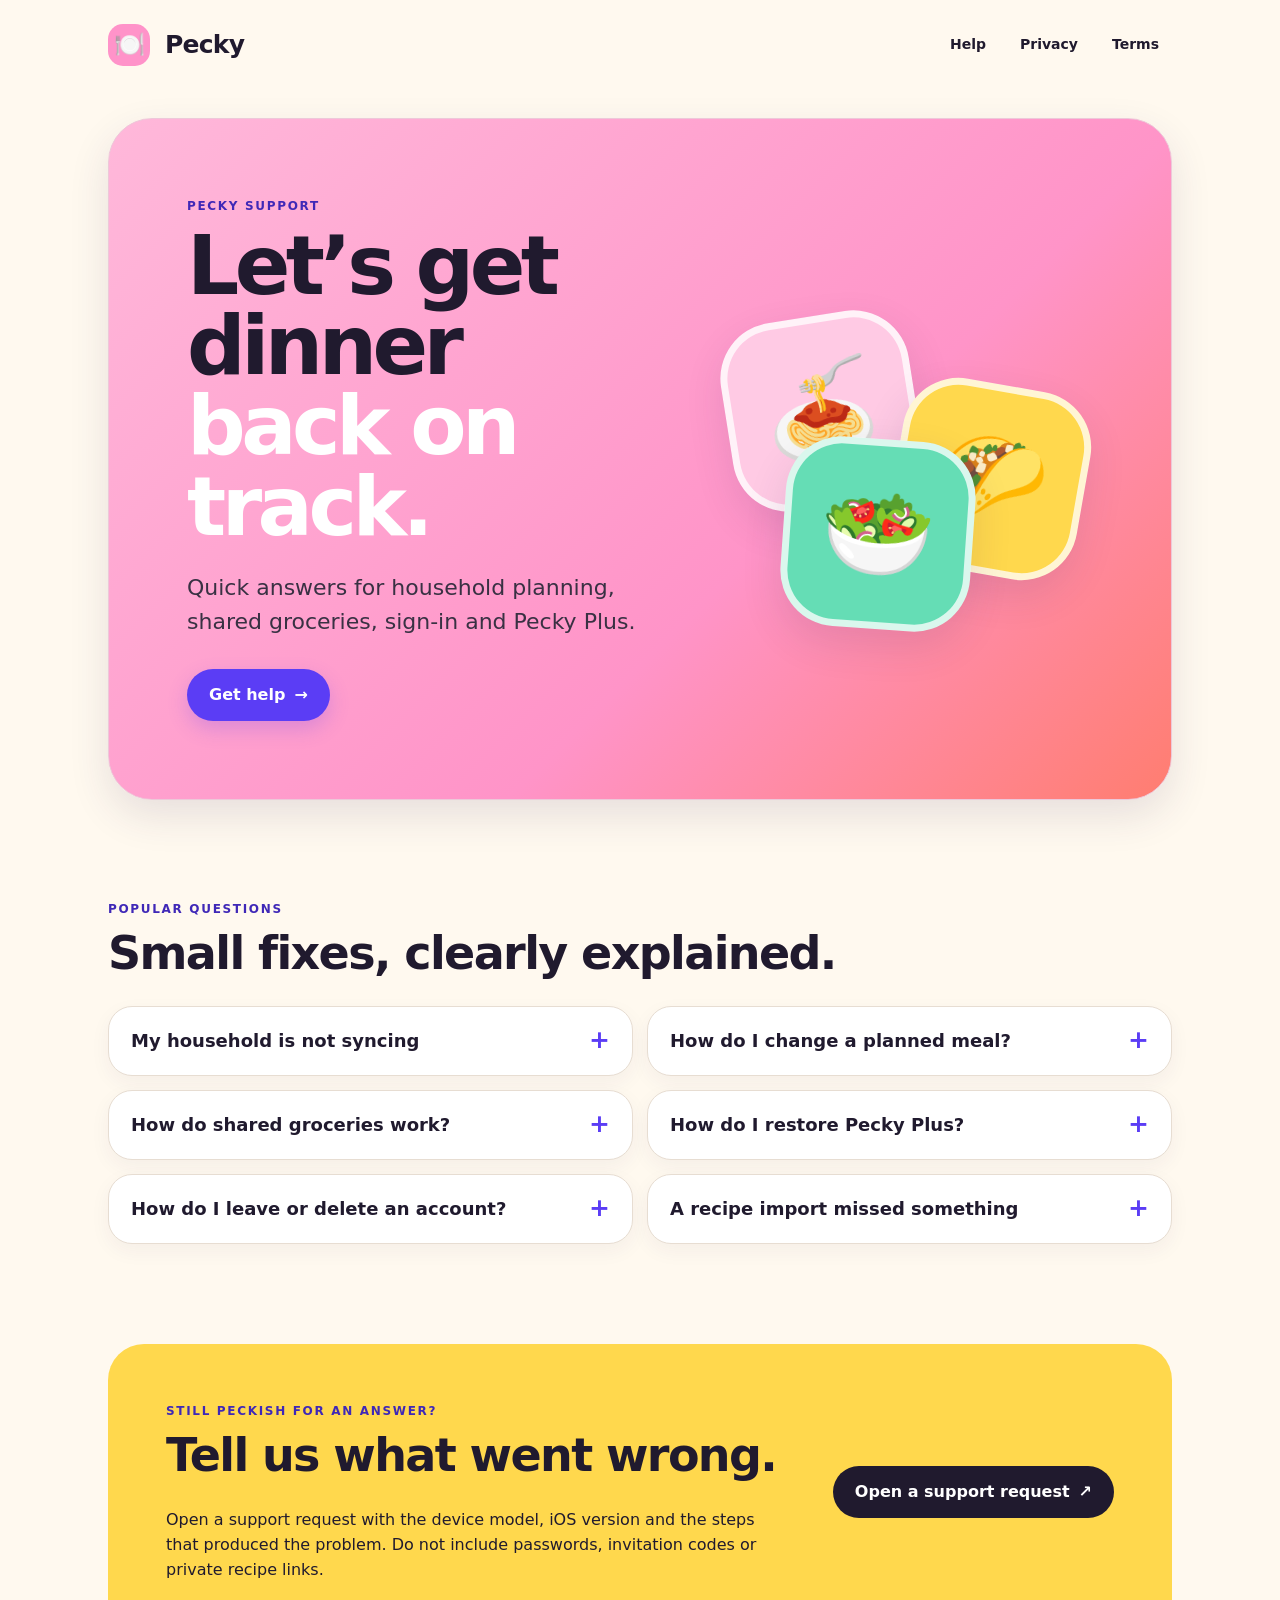
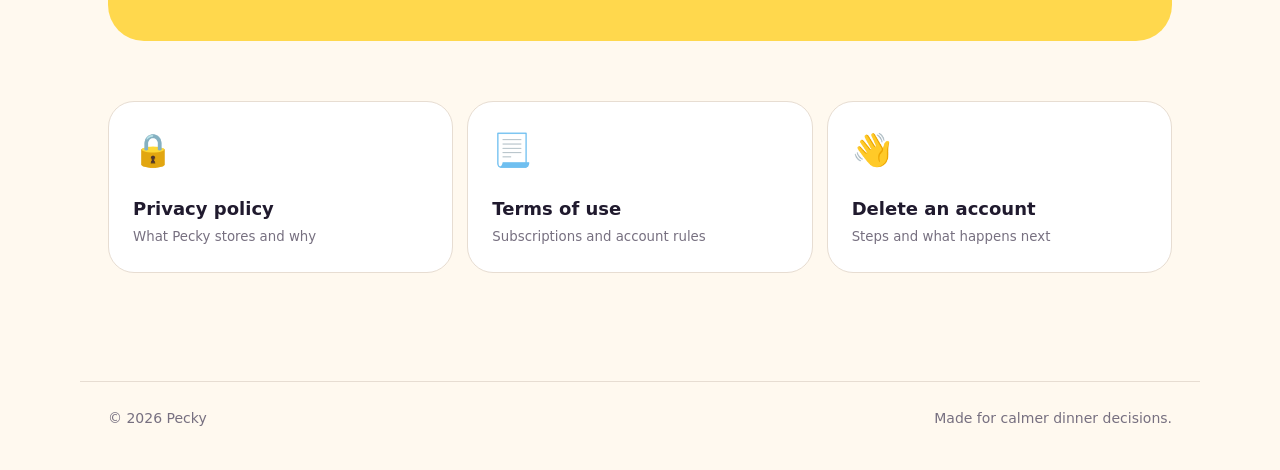
<file: index.html>
<!doctype html>
<html lang="en-GB">
<head>
  <meta charset="utf-8">
  <meta name="viewport" content="width=device-width, initial-scale=1">
  <meta name="theme-color" content="#fff9ef">
  <meta name="description" content="Help, account guidance and contact routes for Pecky, the shared meal planning app.">
  <title>Pecky Support</title>
  <link rel="stylesheet" href="styles.css">
</head>
<body>
  <header class="site-header">
    <a class="brand" href="index.html" aria-label="Pecky support home"><span aria-hidden="true">🍽️</span> Pecky</a>
    <nav aria-label="Support navigation">
      <a href="#help">Help</a>
      <a href="privacy.html">Privacy</a>
      <a href="terms.html">Terms</a>
    </nav>
  </header>

  <main>
    <section class="hero">
      <div>
        <p class="eyebrow">PECKY SUPPORT</p>
        <h1>Let’s get dinner<br><span>back on track.</span></h1>
        <p class="lede">Quick answers for household planning, shared groceries, sign-in and Pecky Plus.</p>
        <a class="button" href="#contact">Get help <span aria-hidden="true">→</span></a>
      </div>
      <div class="hero-art" aria-hidden="true">
        <div class="dish pink">🍝</div>
        <div class="dish yellow">🌮</div>
        <div class="dish mint">🥗</div>
      </div>
    </section>

    <section id="help" class="section">
      <p class="eyebrow">POPULAR QUESTIONS</p>
      <h2>Small fixes, clearly explained.</h2>
      <div class="faq-grid">
        <details>
          <summary>My household is not syncing</summary>
          <p>Check that both people joined the same household and have an internet connection. Pull away from the screen and reopen Pecky to trigger a refresh. If a change still does not appear, sign out and back in before reporting it.</p>
        </details>
        <details>
          <summary>How do I change a planned meal?</summary>
          <p>Open Calendar, tap the three dots beside the meal and choose <strong>Change meal</strong>. If your household locks swiped meals, Pecky sends a request to the person who planned that week.</p>
        </details>
        <details>
          <summary>How do shared groceries work?</summary>
          <p>Choose a week or date range, select the meals to include, then update the list. Long-press a meal or grocery item to assign it. Ticked items sync to the household and settle at the bottom.</p>
        </details>
        <details>
          <summary>How do I restore Pecky Plus?</summary>
          <p>Open Settings, choose Pecky Plus, then use <strong>Restore purchases</strong>. Purchases belong to the store account and unlock the active Pecky household.</p>
        </details>
        <details>
          <summary>How do I leave or delete an account?</summary>
          <p>Open Settings and choose <strong>Delete account</strong>. Pecky asks twice before permanently deleting the account. Shared household ownership is transferred when another member remains.</p>
        </details>
        <details>
          <summary>A recipe import missed something</summary>
          <p>Some recipe sites do not expose structured recipe data. Paste the ingredients and method into the fallback fields, then edit each ingredient card before saving.</p>
        </details>
      </div>
    </section>

    <section id="contact" class="contact-card">
      <div>
        <p class="eyebrow">STILL PECKISH FOR AN ANSWER?</p>
        <h2>Tell us what went wrong.</h2>
        <p>Open a support request with the device model, iOS version and the steps that produced the problem. Do not include passwords, invitation codes or private recipe links.</p>
      </div>
      <a class="button dark" data-support-link href="https://github.com/TheGoated1/pecky-support/issues/new/choose">Open a support request <span aria-hidden="true">↗</span></a>
    </section>

    <section class="mini-grid" aria-label="Useful links">
      <a href="privacy.html"><span aria-hidden="true">🔒</span><strong>Privacy policy</strong><small>What Pecky stores and why</small></a>
      <a href="terms.html"><span aria-hidden="true">📃</span><strong>Terms of use</strong><small>Subscriptions and account rules</small></a>
      <a href="delete-account.html"><span aria-hidden="true">👋</span><strong>Delete an account</strong><small>Steps and what happens next</small></a>
    </section>
  </main>

  <footer><span>© 2026 Pecky</span><span>Made for calmer dinner decisions.</span></footer>
</body>
</html>
</file>
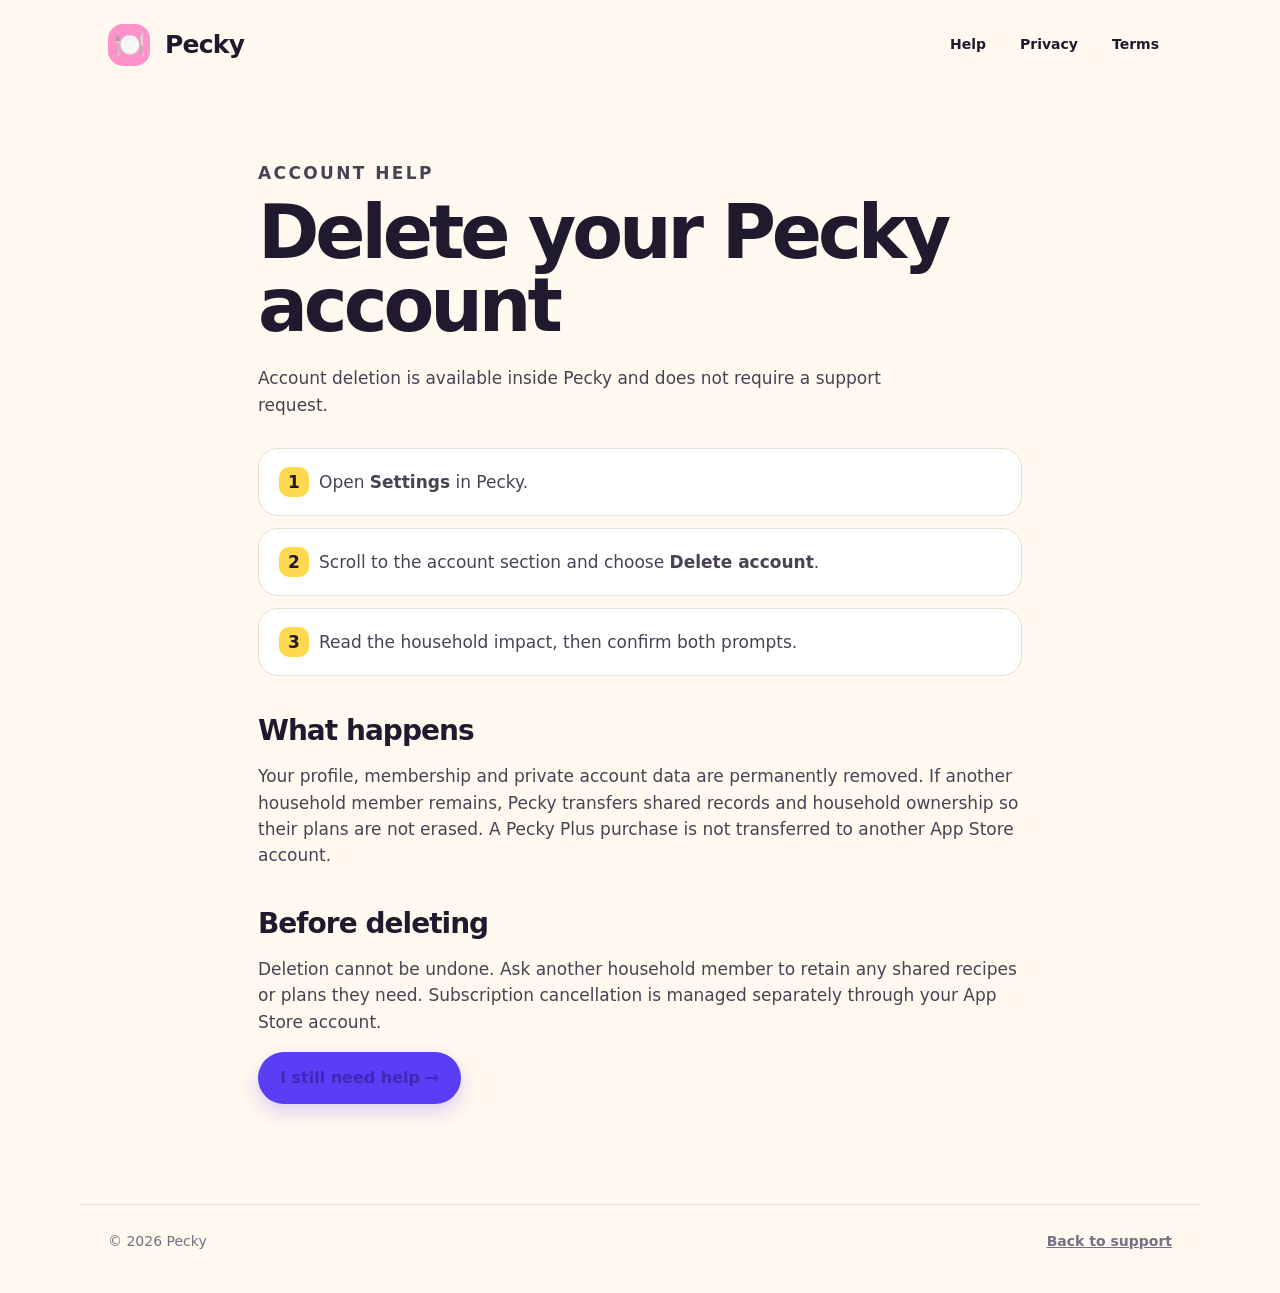
<file: delete-account.html>
<!doctype html>
<html lang="en-GB">
<head>
  <meta charset="utf-8"><meta name="viewport" content="width=device-width, initial-scale=1">
  <meta name="theme-color" content="#fff9ef"><meta name="description" content="How to delete a Pecky account.">
  <title>Delete an Account · Pecky</title><link rel="stylesheet" href="styles.css">
</head>
<body>
  <header class="site-header"><a class="brand" href="index.html"><span aria-hidden="true">🍽️</span> Pecky</a><nav><a href="index.html#help">Help</a><a href="privacy.html">Privacy</a><a href="terms.html">Terms</a></nav></header>
  <main class="document">
    <p class="eyebrow">ACCOUNT HELP</p><h1>Delete your Pecky account</h1>
    <p class="lede">Account deletion is available inside Pecky and does not require a support request.</p>
    <ol class="steps"><li>Open <strong>Settings</strong> in Pecky.</li><li>Scroll to the account section and choose <strong>Delete account</strong>.</li><li>Read the household impact, then confirm both prompts.</li></ol>
    <h2>What happens</h2><p>Your profile, membership and private account data are permanently removed. If another household member remains, Pecky transfers shared records and household ownership so their plans are not erased. A Pecky Plus purchase is not transferred to another App Store account.</p>
    <h2>Before deleting</h2><p>Deletion cannot be undone. Ask another household member to retain any shared recipes or plans they need. Subscription cancellation is managed separately through your App Store account.</p>
    <a class="button" href="index.html#contact">I still need help →</a>
  </main>
  <footer><span>© 2026 Pecky</span><a href="index.html">Back to support</a></footer>
</body>
</html>
</file>
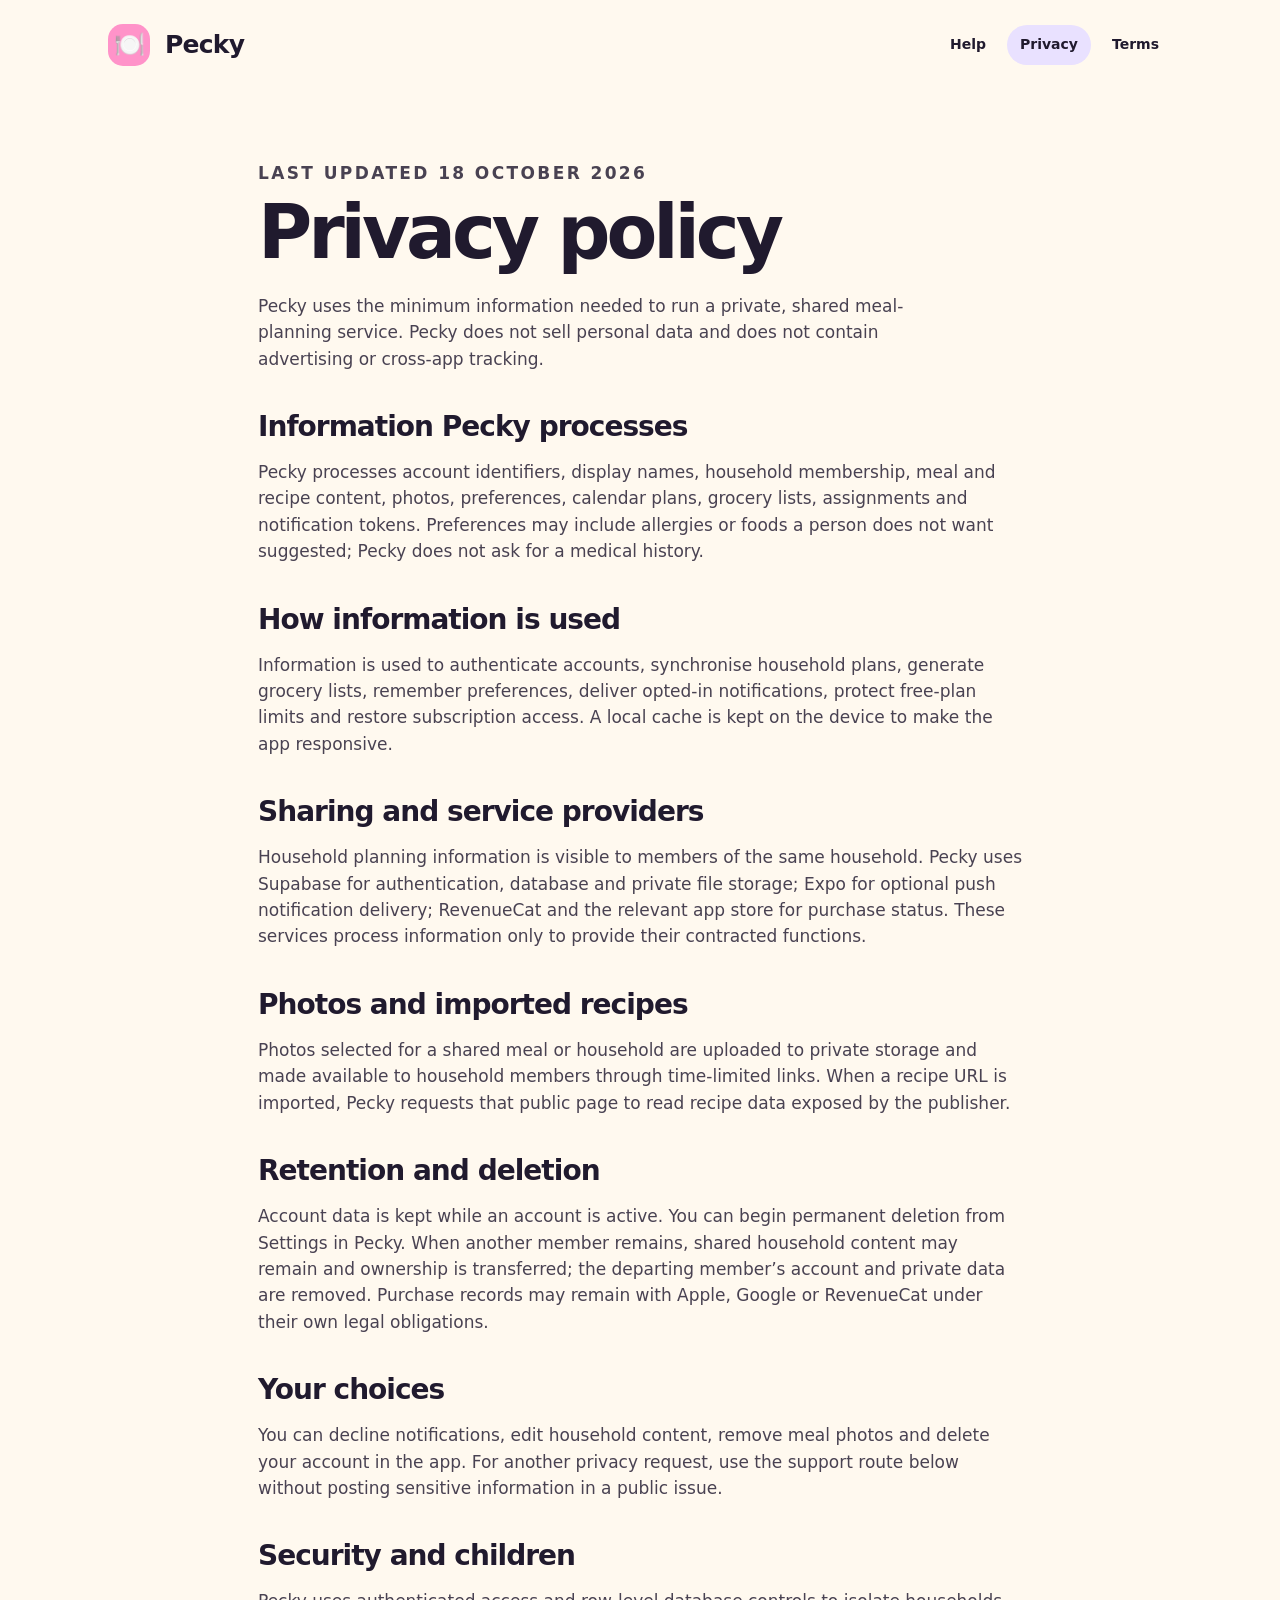
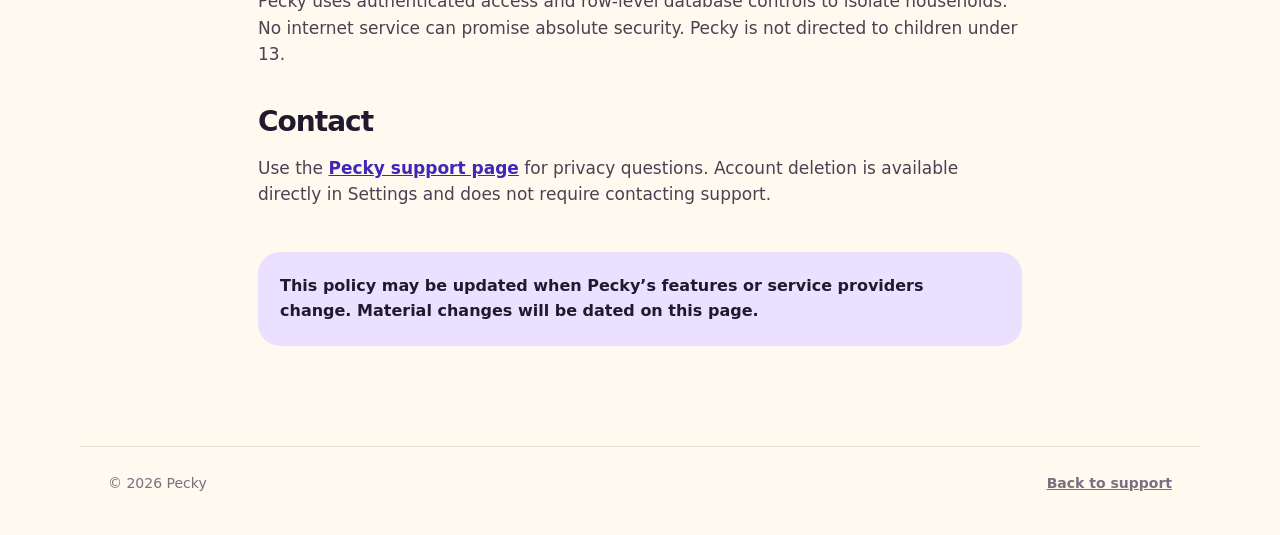
<file: privacy.html>
<!doctype html>
<html lang="en-GB">
<head>
  <meta charset="utf-8"><meta name="viewport" content="width=device-width, initial-scale=1">
  <meta name="theme-color" content="#fff9ef"><meta name="description" content="Pecky privacy policy.">
  <title>Privacy Policy · Pecky</title><link rel="stylesheet" href="styles.css">
</head>
<body>
  <header class="site-header"><a class="brand" href="index.html"><span aria-hidden="true">🍽️</span> Pecky</a><nav><a href="index.html#help">Help</a><a aria-current="page" href="privacy.html">Privacy</a><a href="terms.html">Terms</a></nav></header>
  <main class="document">
    <p class="eyebrow">LAST UPDATED 18 OCTOBER 2026</p><h1>Privacy policy</h1>
    <p class="lede">Pecky uses the minimum information needed to run a private, shared meal-planning service. Pecky does not sell personal data and does not contain advertising or cross-app tracking.</p>
    <h2>Information Pecky processes</h2>
    <p>Pecky processes account identifiers, display names, household membership, meal and recipe content, photos, preferences, calendar plans, grocery lists, assignments and notification tokens. Preferences may include allergies or foods a person does not want suggested; Pecky does not ask for a medical history.</p>
    <h2>How information is used</h2>
    <p>Information is used to authenticate accounts, synchronise household plans, generate grocery lists, remember preferences, deliver opted-in notifications, protect free-plan limits and restore subscription access. A local cache is kept on the device to make the app responsive.</p>
    <h2>Sharing and service providers</h2>
    <p>Household planning information is visible to members of the same household. Pecky uses Supabase for authentication, database and private file storage; Expo for optional push notification delivery; RevenueCat and the relevant app store for purchase status. These services process information only to provide their contracted functions.</p>
    <h2>Photos and imported recipes</h2>
    <p>Photos selected for a shared meal or household are uploaded to private storage and made available to household members through time-limited links. When a recipe URL is imported, Pecky requests that public page to read recipe data exposed by the publisher.</p>
    <h2>Retention and deletion</h2>
    <p>Account data is kept while an account is active. You can begin permanent deletion from Settings in Pecky. When another member remains, shared household content may remain and ownership is transferred; the departing member’s account and private data are removed. Purchase records may remain with Apple, Google or RevenueCat under their own legal obligations.</p>
    <h2>Your choices</h2>
    <p>You can decline notifications, edit household content, remove meal photos and delete your account in the app. For another privacy request, use the support route below without posting sensitive information in a public issue.</p>
    <h2>Security and children</h2>
    <p>Pecky uses authenticated access and row-level database controls to isolate households. No internet service can promise absolute security. Pecky is not directed to children under 13.</p>
    <h2>Contact</h2>
    <p>Use the <a href="index.html#contact">Pecky support page</a> for privacy questions. Account deletion is available directly in Settings and does not require contacting support.</p>
    <div class="notice">This policy may be updated when Pecky’s features or service providers change. Material changes will be dated on this page.</div>
  </main>
  <footer><span>© 2026 Pecky</span><a href="index.html">Back to support</a></footer>
</body>
</html>
</file>
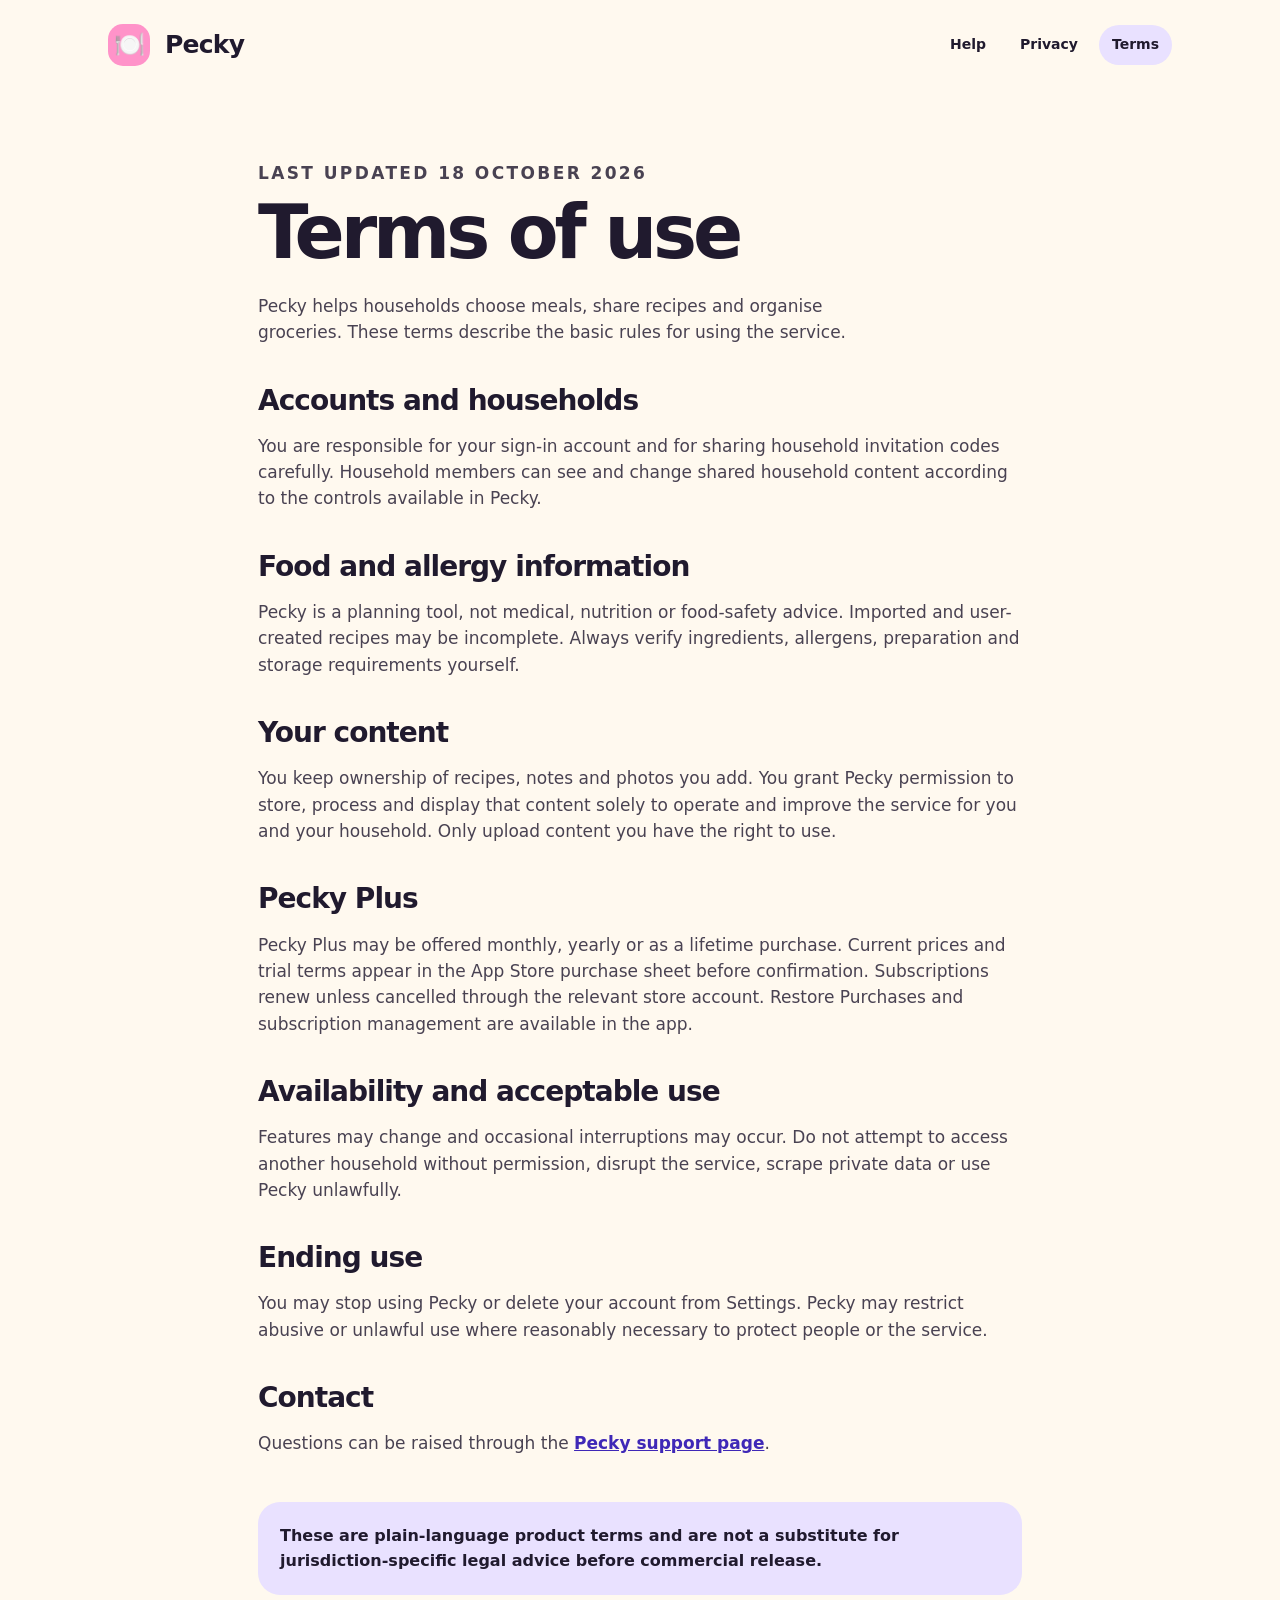
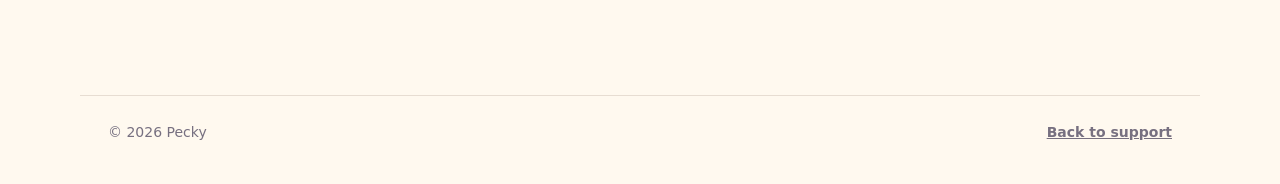
<file: terms.html>
<!doctype html>
<html lang="en-GB">
<head>
  <meta charset="utf-8"><meta name="viewport" content="width=device-width, initial-scale=1">
  <meta name="theme-color" content="#fff9ef"><meta name="description" content="Pecky terms of use.">
  <title>Terms of Use · Pecky</title><link rel="stylesheet" href="styles.css">
</head>
<body>
  <header class="site-header"><a class="brand" href="index.html"><span aria-hidden="true">🍽️</span> Pecky</a><nav><a href="index.html#help">Help</a><a href="privacy.html">Privacy</a><a aria-current="page" href="terms.html">Terms</a></nav></header>
  <main class="document">
    <p class="eyebrow">LAST UPDATED 18 OCTOBER 2026</p><h1>Terms of use</h1>
    <p class="lede">Pecky helps households choose meals, share recipes and organise groceries. These terms describe the basic rules for using the service.</p>
    <h2>Accounts and households</h2><p>You are responsible for your sign-in account and for sharing household invitation codes carefully. Household members can see and change shared household content according to the controls available in Pecky.</p>
    <h2>Food and allergy information</h2><p>Pecky is a planning tool, not medical, nutrition or food-safety advice. Imported and user-created recipes may be incomplete. Always verify ingredients, allergens, preparation and storage requirements yourself.</p>
    <h2>Your content</h2><p>You keep ownership of recipes, notes and photos you add. You grant Pecky permission to store, process and display that content solely to operate and improve the service for you and your household. Only upload content you have the right to use.</p>
    <h2>Pecky Plus</h2><p>Pecky Plus may be offered monthly, yearly or as a lifetime purchase. Current prices and trial terms appear in the App Store purchase sheet before confirmation. Subscriptions renew unless cancelled through the relevant store account. Restore Purchases and subscription management are available in the app.</p>
    <h2>Availability and acceptable use</h2><p>Features may change and occasional interruptions may occur. Do not attempt to access another household without permission, disrupt the service, scrape private data or use Pecky unlawfully.</p>
    <h2>Ending use</h2><p>You may stop using Pecky or delete your account from Settings. Pecky may restrict abusive or unlawful use where reasonably necessary to protect people or the service.</p>
    <h2>Contact</h2><p>Questions can be raised through the <a href="index.html#contact">Pecky support page</a>.</p>
    <div class="notice">These are plain-language product terms and are not a substitute for jurisdiction-specific legal advice before commercial release.</div>
  </main>
  <footer><span>© 2026 Pecky</span><a href="index.html">Back to support</a></footer>
</body>
</html>
</file>
<file: styles.css>
:root{--paper:#fff9ef;--ink:#201a2e;--muted:#777080;--grape:#5b3df5;--grape-dark:#3f28b7;--lavender:#e9e1ff;--pink:#ff93c9;--coral:#ff7d70;--lemon:#ffd84d;--mint:#65ddb5;--white:#fff;--line:#e7ddd2;--shadow:0 16px 40px rgba(55,39,89,.12)}
*{box-sizing:border-box}html{scroll-behavior:smooth}body{margin:0;background:var(--paper);color:var(--ink);font-family:ui-rounded,"SF Pro Rounded","Nunito Sans",system-ui,sans-serif;line-height:1.55}a{color:inherit}.site-header{max-width:1120px;margin:auto;padding:24px 28px;display:flex;align-items:center;justify-content:space-between;gap:24px}.brand{text-decoration:none;font-weight:900;font-size:25px;letter-spacing:-.03em}.brand span{display:inline-grid;place-items:center;width:42px;height:42px;margin-right:7px;border-radius:15px;background:var(--pink)}nav{display:flex;gap:8px;flex-wrap:wrap}nav a{text-decoration:none;font-weight:750;font-size:14px;padding:9px 13px;border-radius:999px}nav a:hover,nav a:focus-visible,nav a[aria-current="page"]{background:var(--lavender);outline:none}main{max-width:1120px;margin:auto;padding:28px}.hero{min-height:540px;border:1px solid #edc8d9;border-radius:44px;background:linear-gradient(135deg,#ffb8da 0%,#ff94c8 62%,#ff7d70 100%);padding:clamp(34px,7vw,78px);display:grid;grid-template-columns:1.1fr .9fr;align-items:center;overflow:hidden;box-shadow:var(--shadow)}.eyebrow{font-size:12px;font-weight:900;letter-spacing:.14em;color:var(--grape-dark);margin:0 0 10px}.hero h1,.document h1{font-size:clamp(46px,8vw,82px);line-height:.98;letter-spacing:-.055em;margin:0 0 24px}.hero h1 span{color:var(--white)}.lede{font-size:clamp(18px,2vw,22px);max-width:650px;color:#393143;margin:0 0 30px}.button{display:inline-flex;align-items:center;justify-content:center;gap:9px;min-height:52px;padding:0 22px;border-radius:999px;background:var(--grape);color:#fff;text-decoration:none;font-weight:850;box-shadow:0 8px 20px rgba(91,61,245,.22);transition:transform .18s ease,box-shadow .18s ease}.button:hover,.button:focus-visible{transform:translateY(-2px);box-shadow:0 12px 28px rgba(91,61,245,.3);outline:3px solid rgba(255,255,255,.75);outline-offset:3px}.button.dark{background:var(--ink);box-shadow:none}.hero-art{position:relative;min-height:340px}.dish{position:absolute;width:190px;height:190px;border:7px solid rgba(255,255,255,.76);border-radius:56px;display:grid;place-items:center;font-size:92px;box-shadow:var(--shadow)}.dish.pink{background:#ffcae4;left:10%;top:8%;transform:rotate(-9deg)}.dish.yellow{background:var(--lemon);right:2%;top:28%;transform:rotate(10deg)}.dish.mint{background:var(--mint);left:24%;bottom:0;transform:rotate(4deg)}.section{padding:100px 0 70px}.section h2,.contact-card h2,.document h2{font-size:clamp(30px,4vw,46px);line-height:1.08;letter-spacing:-.035em;margin:0 0 28px}.faq-grid{display:grid;grid-template-columns:1fr 1fr;gap:14px}.faq-grid details{background:#fff;border:1px solid var(--line);border-radius:24px;padding:20px 22px;box-shadow:0 7px 20px rgba(55,39,89,.05)}summary{cursor:pointer;font-weight:850;font-size:18px;list-style:none;display:flex;justify-content:space-between;gap:14px}summary::after{content:"+";color:var(--grape);font-size:25px;line-height:1}details[open] summary::after{content:"−"}.faq-grid p{color:var(--muted);margin:14px 0 2px}.contact-card{margin:30px 0 60px;border-radius:36px;background:var(--lemon);padding:clamp(28px,5vw,58px);display:flex;align-items:center;justify-content:space-between;gap:44px}.contact-card p:not(.eyebrow){max-width:650px;margin-bottom:0}.contact-card .button{flex:none}.mini-grid{display:grid;grid-template-columns:repeat(3,1fr);gap:14px;margin-bottom:80px}.mini-grid a{min-height:170px;background:#fff;border:1px solid var(--line);border-radius:26px;padding:24px;text-decoration:none;display:flex;flex-direction:column;align-items:flex-start;transition:transform .18s ease}.mini-grid a:hover{transform:translateY(-3px)}.mini-grid span{font-size:32px;margin-bottom:20px}.mini-grid strong{font-size:18px}.mini-grid small{color:var(--muted);margin-top:4px}.document{max-width:820px;padding-top:70px;padding-bottom:100px}.document h1{font-size:clamp(50px,8vw,74px)}.document h2{font-size:28px;margin:40px 0 8px}.document p,.document li{font-size:17px;color:#494252}.document a{color:var(--grape-dark);font-weight:800}.notice{margin-top:45px;border-radius:22px;background:var(--lavender);padding:22px;font-weight:700}.steps{counter-reset:steps;list-style:none;padding:0;display:grid;gap:12px}.steps li{background:#fff;border:1px solid var(--line);border-radius:20px;padding:18px 20px}.steps li::before{counter-increment:steps;content:counter(steps);display:inline-grid;place-items:center;width:30px;height:30px;margin-right:10px;border-radius:10px;background:var(--lemon);color:var(--ink);font-weight:900}footer{max-width:1120px;margin:auto;padding:26px 28px 40px;border-top:1px solid var(--line);display:flex;justify-content:space-between;gap:20px;color:var(--muted);font-size:14px}footer a{font-weight:750}
@media(max-width:760px){.site-header{align-items:flex-start}.brand{font-size:21px}.brand span{width:36px;height:36px}nav{justify-content:flex-end}.hero{grid-template-columns:1fr;min-height:auto;border-radius:30px;padding:36px 28px}.hero-art{min-height:260px;margin-top:24px}.dish{width:140px;height:140px;border-radius:42px;font-size:65px}.faq-grid,.mini-grid{grid-template-columns:1fr}.section{padding-top:70px}.contact-card{align-items:flex-start;flex-direction:column}.document{padding-top:45px}footer{flex-direction:column}}
@media(prefers-reduced-motion:reduce){html{scroll-behavior:auto}.button,.mini-grid a{transition:none}}
</file>
